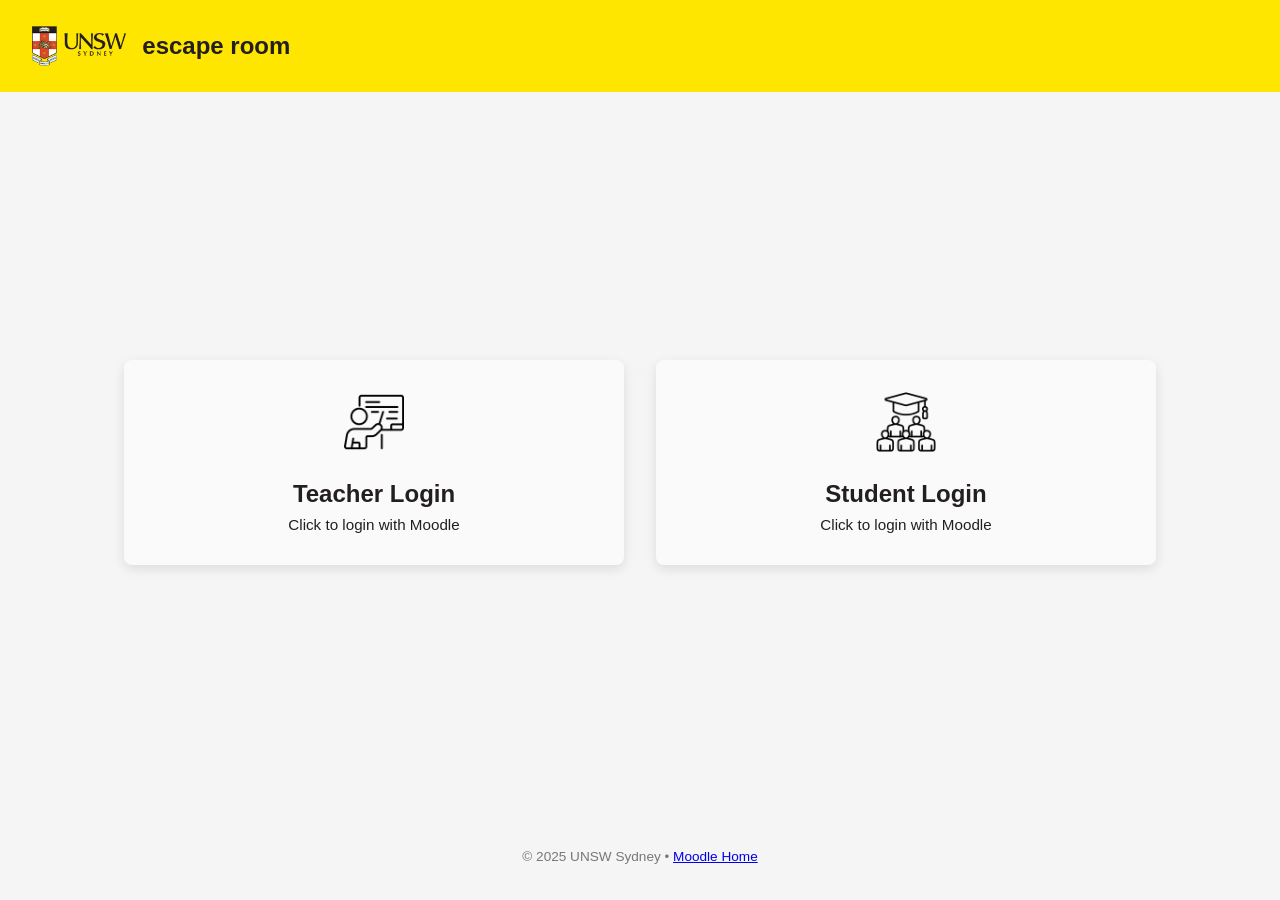
<file: index.html>
<!DOCTYPE html>
<html lang="en">
<head>
  <meta charset="UTF-8" />
  <meta name="viewport" content="width=device-width, initial-scale=1.0" />
  <title>UNSW Moodle Portal</title>
  <style>
    :root {
      --unsw-yellow: #ffe600;
      --unsw-charcoal: #231f20;
      --text-light: #ffffff;
      --card-bg: #fafafa;
    }

    html, body {
      margin: 0;
      padding: 0;
    }

    * {
      box-sizing: border-box;
      font-family: "Arial", sans-serif;
    }

    body {
      min-height: 100vh;
      display: flex;
      flex-direction: column;
      background: #f5f5f5;
      color: var(--unsw-charcoal);
    }

    header {
      background: var(--unsw-yellow);
      padding: 1rem 2rem;
      display: flex;
      align-items: center;
      gap: 1rem;
    }

    header img {
      height: 40px;
    }

    header h1 {
      font-size: 1.5rem;
      font-weight: 600;
    }

    main {
      flex: 1;
      display: flex;
      justify-content: center;
      align-items: center;
      padding: 2rem;
    }

    .card-group {
      display: flex;
      gap: 2rem;
      flex-wrap: wrap;
      justify-content: center;
    }

    .login-card {
      background: var(--card-bg);
      border-radius: 8px;
      box-shadow: 0 4px 12px rgba(0, 0, 0, 0.1);
      width: 500px;
      padding: 2rem 1.5rem;
      text-align: center;
      cursor: pointer;
      transition: transform 0.2s, box-shadow 0.2s;
    }

    .login-card:hover {
      transform: translateY(-4px);
      box-shadow: 0 6px 16px rgba(0, 0, 0, 0.15);
    }

    .login-card img {
      height: 60px;
      margin-bottom: 0.3rem;
    }

    .login-card h2 {
      margin-bottom: 0.5rem;
      font-size: 1.5rem;
    }

    .login-text {
      font-size: 0.95rem;
      color: var(--unsw-charcoal);
      margin-top: 0.5rem;
    }

    footer {
      text-align: center;
      padding: 1rem;
      font-size: 0.85rem;
      color: #777;
      margin-bottom: 20px;
    }

    /* Modal */
    .modal {
      display: none;
      position: fixed;
      z-index: 999;
      left: 0;
      top: 0;
      width: 100%;
      height: 100%;
      background-color: rgba(0, 0, 0, 0.4);
    }

    .modal-content {
      background-color: #fff;
      margin: 10% auto;
      padding: 20px;
      border-radius: 8px;
      width: 350px;
      text-align: center;
      box-shadow: 0 4px 8px rgba(0, 0, 0, 0.2);
    }

    .modal-content input {
      width: 100%;
      padding: 0.6rem;
      margin: 0.6rem 0;
      border: 1px solid #ccc;
      border-radius: 5px;
    }

    .modal-content button {
      width: 100%;
      padding: 0.7rem;
      background-color: var(--unsw-charcoal);
      color: white;
      border: none;
      border-radius: 5px;
      font-weight: bold;
      cursor: pointer;
    }

    .modal-content button:hover {
      background-color: #000;
    }

    .close-btn {
      float: right;
      font-size: 1.2rem;
      color: #888;
      cursor: pointer;
    }

    .close-btn:hover {
      color: #000;
    }
  </style>
</head>
<body>

  <header>
    <img src="assets/logo.png" alt="UNSW Logo">
    <h1>escape room</h1>
  </header>

  <main>
    <div class="card-group">
      <!-- Teacher Card -->
      <div class="login-card" onclick="openLoginModal('Teacher')">
        <img src="assets/teacher.png" alt="Teacher Logo">
        <h2>Teacher Login</h2>
        <div class="login-text">Click to login with Moodle</div>
      </div>

      <!-- Student Card -->
      <div class="login-card" onclick="openLoginModal('Student')">
        <img src="assets/graduation.png" alt="Student Logo">
        <h2>Student Login</h2>
        <div class="login-text">Click to login with Moodle</div>
      </div>
    </div>
  </main>

  <footer>
    &copy; 2025 UNSW Sydney • <a href="https://moodle.telt.unsw.edu.au">Moodle Home</a>
  </footer>

  <!-- Modal -->
  <div id="loginModal" class="modal">
    <div class="modal-content">
      <span class="close-btn" onclick="closeLoginModal()">&times;</span>
      <h2 id="modalTitle">Login</h2>
      <input type="text" id="username" placeholder="Username" />
      <input type="password" id="password" placeholder="Password" />
      <button onclick="submitLogin()">Login</button>
    </div>
  </div>

  <script>
    function openLoginModal(role) {
      document.getElementById("modalTitle").textContent = role + " Login";
      document.getElementById("loginModal").style.display = "block";
    }

    function closeLoginModal() {
      document.getElementById("loginModal").style.display = "none";
    }

    function submitLogin() {
      const user = document.getElementById("username").value;
      const pass = document.getElementById("password").value;
      alert("Logging in as: " + user);
      closeLoginModal();
    }

    window.onclick = function(event) {
      const modal = document.getElementById("loginModal");
      if (event.target === modal) {
        closeLoginModal();
      }
    };
  </script>

</body>
</html>
</file>
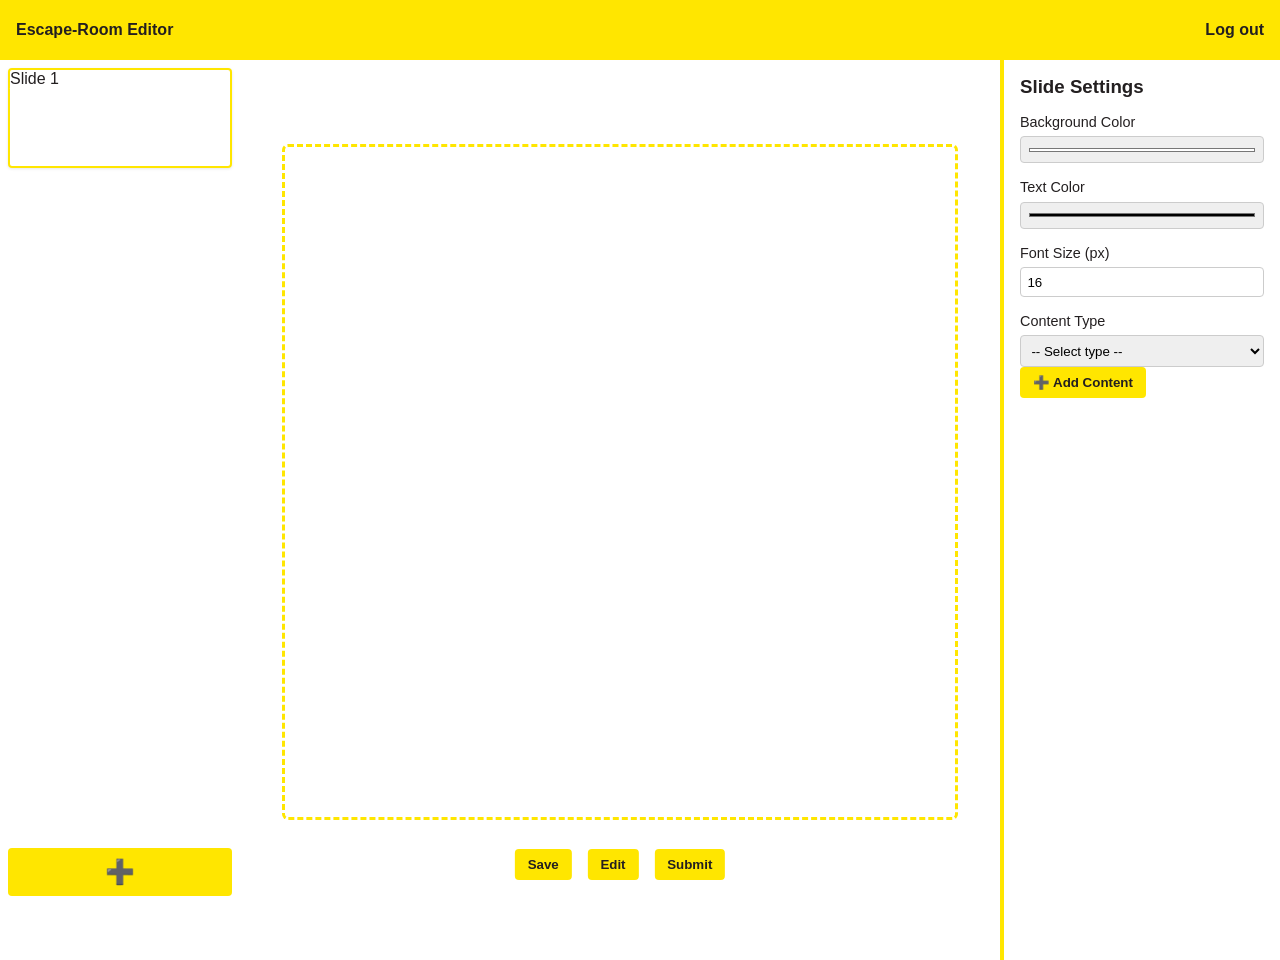
<file: ER/index.html>
<!DOCTYPE html>
<html lang="en">

<head>
  <meta charset="UTF-8" />
  <title>Escape Room Editor</title>
  <link rel="stylesheet" href="style.css">
  <style>
    .content-block {
      background: #fff;
      padding: 10px;
      border: 1px solid #ccc;
      border-left: 5px solid #ffe600;
      border-radius: 5px;
      margin-bottom: 10px;
      position: relative;
    }

    .content-block .remove-btn {
      position: absolute;
      right: 8px;
      top: 8px;
      background: #ff4d4d;
      color: white;
      border: none;
      border-radius: 4px;
      padding: 4px 8px;
      cursor: pointer;
    }
  </style>
</head>

<body>

  <div class="topbar">
    <span>Escape-Room Editor</span>
    <a href="#">Log out</a>
  </div>

  <div class="layout">
    <!-- Sidebar -->
    <div class="sidebar" id="thumbs-container">
      <div id="thumbs"></div>
      <button class="add-slide-btn" onclick="addSlide()">➕</button>
    </div>

    <!-- Whiteboard -->
    <div class="whiteboard-wrapper">
      <div id="wb" class="whiteboard">
        <!-- Content blocks will be inserted here -->
      </div>
      <div class="controls">
        <button onclick="saveProgress()">Save</button>
        <button onclick="toggleEdit()">Edit</button>
        <button onclick="submitAnswer()">Submit</button>
      </div>
      <div id="feedbackPopup" class="feedback-popup hidden">
        <p id="feedbackText">Feedback</p>
        <button onclick="closeFeedback()">OK</button>
      </div>
    </div>

    <!-- Toolbar -->
    <div class="toolbar">
      <h3>Slide Settings</h3>
      <label>Background Color <input type="color" id="bgPicker" value="#ffffff" /></label>
      <label>Text Color <input type="color" id="fgPicker" value="#000000" /></label>
      <label>Font Size (px) <input type="number" id="fsPicker" value="16" min="10" max="72" /></label>
      <label>Content Type
        <select id="contentType">
          <option value="">-- Select type --</option>
          <option value="text">Text</option>
          <option value="mcq">MCQ</option>
          <option value="video">Video</option>
          <option value="image">Image</option>
        </select>
      </label>
      <button onclick="addContent()">➕ Add Content</button>
    </div>
  </div>

  <script>
    let isEditable = true;
    const thumbs = document.getElementById('thumbs');
    const wb = document.getElementById('wb');
    const feedbackText = document.getElementById('feedbackText');
    const feedbackPopup = document.getElementById('feedbackPopup');

    let slidesData = [{
      blocks: [],
      bg: '#ffffff',
      fg: '#000000',
      fs: '16'
    }];
    let idx = 0;
    let lastCorrect = false;

    //render content in thumbnails
    function renderThumbnails() {
      thumbs.innerHTML = '';

      slidesData.forEach((slide, i) => {
        const div = document.createElement('div');
        div.className = 'thumb' + (i === idx ? ' active' : '');

        // label
        const label = document.createElement('div');
        label.textContent = 'Slide ' + (i + 1);

        // preview content block
        const preview = document.createElement('div');
        preview.className = 'thumb-preview';
        preview.style.background = slide.bg;
        preview.style.color = slide.fg;
        preview.style.fontSize = slide.fs + 'px';

        // render a very lightweight preview of blocks
        slide.blocks.forEach(block => {
          const blockDiv = document.createElement('div');
          blockDiv.className = 'content-block';
          blockDiv.style.fontSize = '10px';
          blockDiv.style.marginBottom = '4px';

          if (block.type === 'text') {
            blockDiv.textContent = block.content?.slice(0, 20) || 'Text…';
          } else if (block.type === 'mcq') {
            blockDiv.innerHTML = `<strong>${block.question?.slice(0, 20) || 'MCQ…'}</strong>`;
          } else if (block.type === 'video') {
            blockDiv.textContent = '[Video]';
          } else if (block.type === 'image') {
            blockDiv.textContent = '[Image]';
          }

          preview.appendChild(blockDiv);
        });

        div.appendChild(label);
        div.appendChild(preview);

        div.onclick = () => {
          saveCurrentContent();
          idx = i;
          refresh();
        };

        thumbs.appendChild(div);
      });
    }


    function saveCurrentContent() {
      const slide = slidesData[idx];
      slide.bg = document.getElementById('bgPicker').value;
      slide.fg = document.getElementById('fgPicker').value;
      slide.fs = document.getElementById('fsPicker').value;
    }

    function refresh() {
      renderThumbnails();
      const slide = slidesData[idx];
      wb.innerHTML = '';
      wb.style.background = slide.bg;
      wb.style.color = slide.fg;
      wb.style.fontSize = slide.fs + 'px';

      slide.blocks.forEach((block, blockIdx) => {
        const div = document.createElement('div');
        div.className = 'content-block';

        const removeBtn = document.createElement('button');
        removeBtn.className = 'remove-btn';
        removeBtn.textContent = '✖';
        removeBtn.onclick = () => {
          slide.blocks.splice(blockIdx, 1);
          refresh();
        };

        if (!isEditable) {
          removeBtn.style.display = 'none';
        }

        if (block.type === 'text') {
          div.innerHTML = `<p contenteditable="${isEditable}" oninput="slidesData[${idx}].blocks[${blockIdx}].content=this.innerText">${block.content || 'Edit text…'}</p>`;
        } else if (block.type === 'mcq') {
          div.innerHTML = `
    <p contenteditable="${isEditable}" oninput="slidesData[${idx}].blocks[${blockIdx}].question=this.innerText">${block.question || 'Edit question…'}</p>
    <ul>
      ${(block.options || []).map((opt, i) =>
            `<li contenteditable="${isEditable}" oninput="slidesData[${idx}].blocks[${blockIdx}].options[${i}]=this.innerText">${opt}</li>`).join('')}
    </ul>`;
        } else if (block.type === 'video') {
          div.innerHTML = `<textarea placeholder="Paste video link…" oninput="slidesData[${idx}].blocks[${blockIdx}].url=this.value">${block.url || ''}</textarea>`;
        } else if (block.type === 'image') {
          div.innerHTML = `<input type="file" accept="image/*" onchange="insertImage(event, ${blockIdx})">`;
          if (block.url) {
            const img = document.createElement('img');
            img.src = block.url;
            img.style.maxWidth = '100%';
            img.style.marginTop = '8px';
            div.appendChild(img);
          }
        }

        div.appendChild(removeBtn);
        wb.appendChild(div);
      });

      document.getElementById('bgPicker').value = slide.bg;
      document.getElementById('fgPicker').value = slide.fg;
      document.getElementById('fsPicker').value = slide.fs;
    }

    function toggleEdit() {
      isEditable = true;
      refresh();
    }

    function addContent() {
      const type = document.getElementById('contentType').value;
      if (!type) return;
      const slide = slidesData[idx];
      const block = { type };

      if (type === 'text') {
        block.content = '';
      } else if (type === 'mcq') {
        block.question = '';
        block.options = ['', '', ''];
      } else if (type === 'video') {
        block.url = '';
      } else if (type === 'image') {
        block.url = '';
      }

      slide.blocks.push(block);
      refresh();
    }

    function addSlide() {
      saveCurrentContent();
      slidesData.push({
        blocks: [],
        bg: '#ffffff',
        fg: '#000000',
        fs: '16'
      });
      idx = slidesData.length - 1;
      refresh();
    }

    function prevSlide() {
      if (idx > 0) {
        saveCurrentContent();
        idx--;
        refresh();
      }
    }

    function saveProgress() {
      saveCurrentContent();
      isEditable = false;
      refresh();
      alert('Saved and locked!');
    }

    function submitAnswer() {
      lastCorrect = Math.random() < 0.5;
      feedbackText.textContent = lastCorrect ? '✔ Correct!' : '✘ Try Again.';
      feedbackPopup.classList.remove('hidden');
    }

    function closeFeedback() {
      feedbackPopup.classList.add('hidden');
      if (lastCorrect && idx < slidesData.length - 1) {
        saveCurrentContent();
        idx++;
        refresh();
      }
    }

    function insertImage(event, blockIdx) {
      const file = event.target.files[0];
      if (!file) return;
      const reader = new FileReader();
      reader.onload = function (e) {
        slidesData[idx].blocks[blockIdx].url = e.target.result;
        refresh();
      };
      reader.readAsDataURL(file);
    }

    // Init
    refresh();

    //page turning by mouse scrolling
    document.addEventListener('wheel', function (e) {
      if (feedbackPopup && !feedbackPopup.classList.contains('hidden')) return;

      if (e.deltaY > 0) {
        if (idx < slidesData.length - 1) {
          saveCurrentContent();
          idx++;
          refresh();
        }
      } else {
        if (idx > 0) {
          saveCurrentContent();
          idx--;
          refresh();
        }
      }
    }, { passive: true });
  </script>

</body>

</html>
</file>
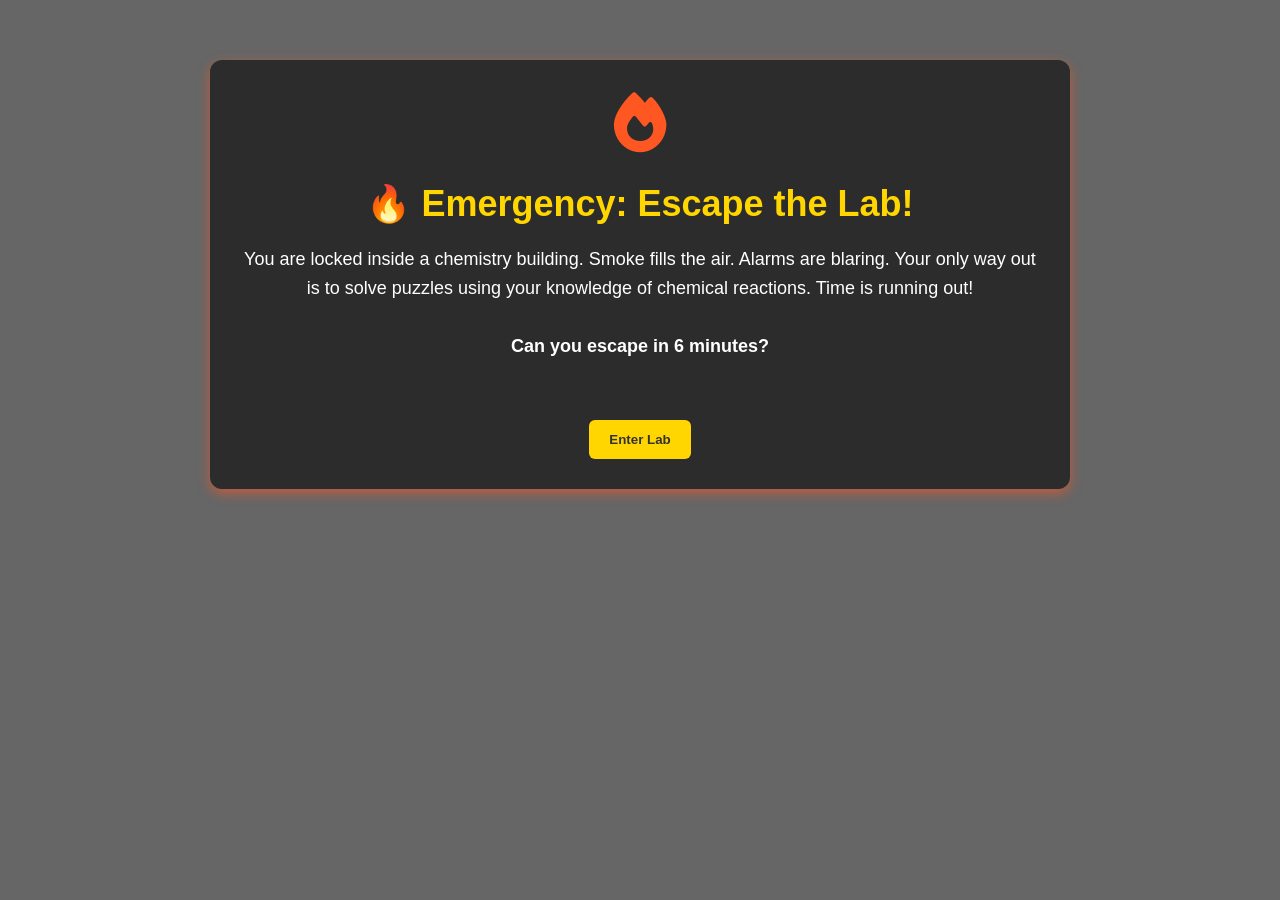
<file: game01.html>
<!DOCTYPE html>
<html lang="en">
<head>
  <meta charset="UTF-8" />
  <title>Escape Room - Fire Scenario</title>
  <link rel="stylesheet" href="https://cdnjs.cloudflare.com/ajax/libs/font-awesome/6.4.0/css/all.min.css">
  <style>
    body {
      margin: 0;
      font-family: 'Segoe UI', sans-serif;
      background: url('https://i.ibb.co/3dJ1M2W/firelab.jpg') no-repeat center center fixed;
      background-size: cover;
      color: #fff;
    }

    .overlay {
      background: rgba(0, 0, 0, 0.6);
      position: absolute;
      top: 0; left: 0;
      width: 100%; height: 100%;
      z-index: -1;
    }

    .container {
      max-width: 800px;
      margin: 60px auto;
      padding: 30px;
      background: rgba(30, 30, 30, 0.8);
      border-radius: 12px;
      box-shadow: 0 4px 12px rgba(255, 87, 34, 0.6);
      text-align: center;
      position: relative;
      z-index: 1;
    }

    .locked-icon {
      font-size: 60px;
      color: #FF5722;
      margin-bottom: 20px;
      animation: pulse 2s infinite;
    }

    @keyframes pulse {
      0%, 100% { transform: scale(1); opacity: 1; }
      50% { transform: scale(1.2); opacity: 0.6; }
    }

    h1 {
      font-size: 36px;
      margin-bottom: 20px;
      color: #FFD600;
    }

    .story {
      font-size: 18px;
      line-height: 1.6;
      margin-bottom: 30px;
    }

    .step-title {
      text-align: left;
      font-size: 20px;
      font-weight: bold;
      margin-top: 30px;
      margin-bottom: 10px;
      color: #FFEB3B;
    }

    .question {
      text-align: left;
      margin: 20px 0;
    }

    .question p {
      font-size: 18px;
      font-weight: bold;
    }

    .options label {
      display: block;
      margin: 10px 0;
      padding: 12px;
      border-radius: 8px;
      background-color: rgba(255,255,255,0.1);
      cursor: pointer;
      border: 2px solid transparent;
      transition: 0.3s;
    }

    .options label:hover {
      background-color: rgba(255,255,255,0.2);
      border-color: #FFD600;
    }

    .result {
      font-weight: bold;
      color: #8BC34A;
      margin-top: 20px;
    }

    .achievement {
      background-color: rgba(255, 235, 59, 0.2);
      border-left: 6px solid #FFD600;
      margin-top: 20px;
      padding: 15px;
      text-align: left;
      font-size: 16px;
    }

    .next-btn {
      margin-top: 30px;
      padding: 12px 20px;
      background-color: #FFD600;
      border: none;
      border-radius: 6px;
      font-weight: bold;
      cursor: pointer;
      color: #333;
    }

    .next-btn:hover {
      background-color: #FFEB3B;
    }
  </style>
</head>
<body>

<div class="overlay"></div>

<div class="container" id="page1">
  <div class="locked-icon"><i class="fas fa-fire"></i></div>
  <h1>🔥 Emergency: Escape the Lab!</h1>
  <div class="story">
    You are locked inside a chemistry building. Smoke fills the air.  
    Alarms are blaring. Your only way out is to solve puzzles  
    using your knowledge of chemical reactions. Time is running out!  
    <br><br><strong>Can you escape in 6 minutes?</strong>
  </div>
  <button class="next-btn" onclick="showPage(2)">Enter Lab</button>
</div>

<!-- Step 1 -->
<div class="container" id="page2" style="display:none;">
  <div class="step-title">Step 1: Search the Lab Table</div>
  <div class="question">
    <p>Zn + H₂SO₄ → ?</p>
    <p><strong>Q1: What gas is released?</strong></p>
    <div class="options">
      <label onclick="showResult('wrong1')">A. Oxygen</label>
      <label onclick="showResult('correct1')">B. Hydrogen</label>
    </div>
    <div class="result" id="correct1" style="display:none;">
      ✅ Correct! You found the key and opened the lab door.
      <div class="achievement">
        🏆 Achievement: <strong>Lab Breaker</strong><br>
        First puzzle solved. You’re on your way to freedom!
      </div>
      <button class="next-btn" onclick="showPage(3)">Continue</button>
    </div>
    <div class="result" id="wrong1" style="display:none; color: red;">
      ❌ Incorrect! You triggered a small smoke blast! Try again...
    </div>
  </div>
</div>

<!-- Step 2 -->
<div class="container" id="page3" style="display:none;">
  <div class="step-title">Step 2: Corridor Smells Like Chemicals</div>
  <div class="question">
    <p>You find a mask in a locker — but it’s locked.</p>
    <p><strong>Q2: Why is heat released when NaOH neutralizes HCl?</strong></p>
    <div class="options">
      <label onclick="showResult('wrong2')">A. Breaking bonds absorbs energy</label>
      <label onclick="showResult('correct2')">B. Forming new bonds releases energy</label>
    </div>
    <div class="result" id="correct2" style="display:none;">
      ✅ Correct! You retrieved the mask and can now proceed safely.
    </div>
    <div class="result" id="wrong2" style="display:none; color: red;">
      ❌ Incorrect! That's not how exothermic reactions work. Try again.
    </div>
  </div>
</div>

<script>
  function showPage(pageNum) {
    document.querySelectorAll(".container").forEach(el => el.style.display = 'none');
    document.getElementById("page" + pageNum).style.display = 'block';
  }

  function showResult(id) {
    if (id.startsWith('correct')) {
      document.getElementById(id).style.display = 'block';
    } else {
      document.getElementById(id).style.display = 'block';
      setTimeout(() => {
        document.getElementById(id).style.display = 'none';
      }, 2000);
    }
  }
</script>

</body>
</html>
</file>
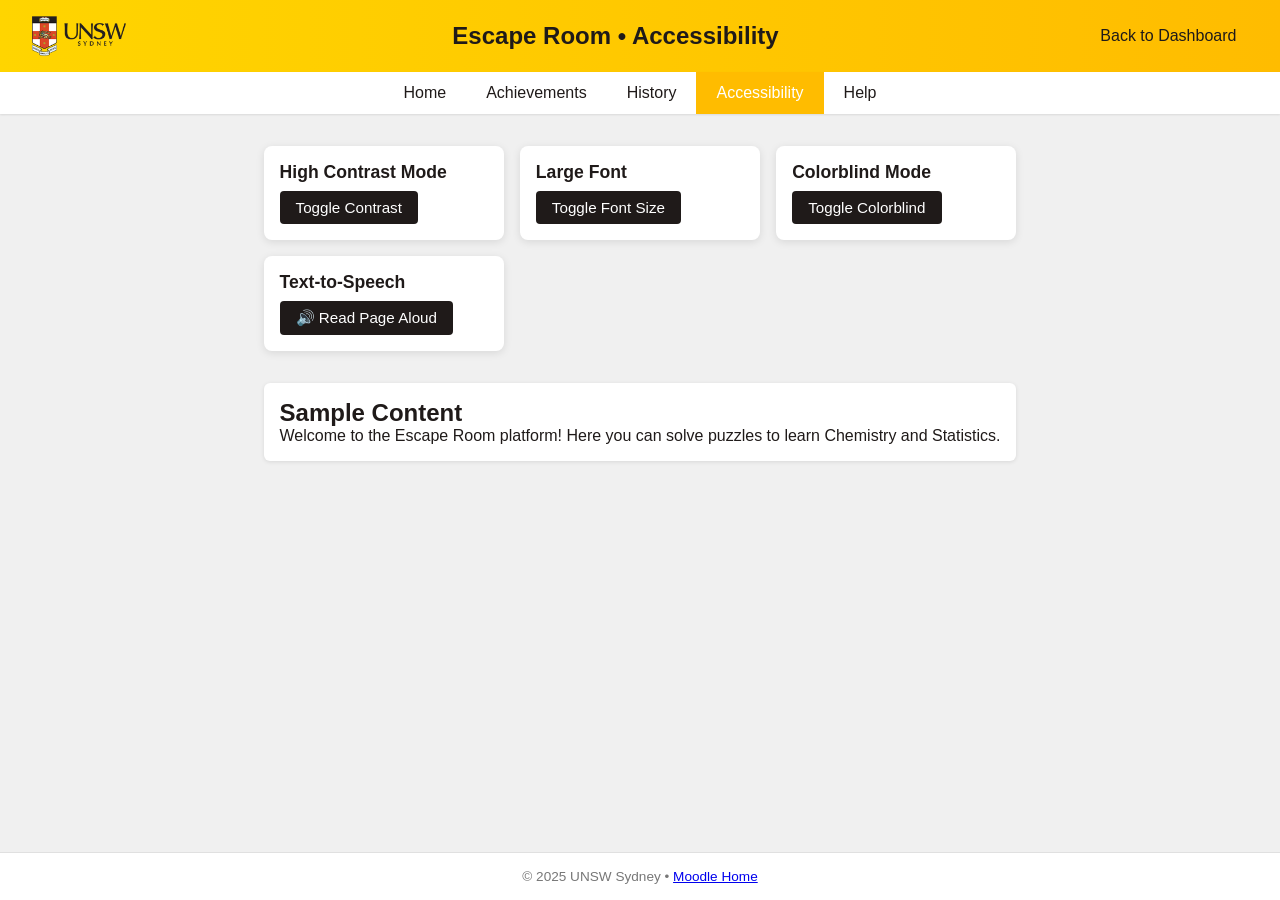
<file: student-accessibility.html>
<!DOCTYPE html>
<html lang="en">
<head>
  <meta charset="UTF-8"/>
  <meta name="viewport" content="width=device-width, initial-scale=1.0"/>
  <title>Escape Room • Accessibility</title>
  <style>
    :root {
      --unsw-yellow: #ffd500;
      --unsw-yellow-dark: #ffbc00;
      --unsw-charcoal: #1f1a19;
      --card-bg: #ffffff;
      --gray-light: #f0f0f0;
      --gray-mid: #e0e0e0;
      --focus: #065fd4;
    }
    * { box-sizing:border-box; margin:0; padding:0; font-family:Arial,sans-serif; }
    body {
      display:flex; flex-direction:column; min-height:100vh;
      background:var(--gray-light); color:var(--unsw-charcoal);
    }

    /* —— Header —— */
    header {
      background: linear-gradient(90deg, var(--unsw-yellow), var(--unsw-yellow-dark));
      padding:1rem 2rem; display:flex; align-items:center;
      box-shadow:0 2px 4px rgba(0,0,0,0.1);
    }
    header img {
      height:40px; margin-right:1rem;
    }
    header h1 {
      flex:1; font-size:1.5rem; font-weight:600; text-align:center;
      color:var(--unsw-charcoal);
    }
    header a {
      color:var(--unsw-charcoal); text-decoration:none; font-weight:500;
      padding:0.3rem 0.6rem; border:2px solid transparent;
      transition:border 0.2s;
    }
    header a:hover, header a:focus {
      border-color:var(--unsw-charcoal);
      outline:none;
    }

    /* —— Navigation —— */
    nav {
      background:var(--card-bg);
      box-shadow:0 1px 2px rgba(0,0,0,0.1);
    }
    nav ul {
      display:flex; justify-content:center; list-style:none;
    }
    nav a {
      display:block; padding:0.75rem 1.25rem;
      color:var(--unsw-charcoal); text-decoration:none; font-weight:500;
      transition:background 0.2s;
    }
    nav a.active {
      background:var(--unsw-yellow-dark); color:#fff;
    }
    nav a:hover, nav a:focus {
      background:var(--unsw-yellow); color:var(--unsw-charcoal);
    }

    /* —— Main Content —— */
    main {
      flex:1; padding:2rem; max-width:900px; margin:0 auto;
    }
    .controls {
      display:grid;
      grid-template-columns:repeat(auto-fit,minmax(200px,1fr));
      gap:1rem; margin-bottom:2rem;
    }
    .control-card {
      background:var(--card-bg);
      border-radius:8px;
      box-shadow:0 2px 8px rgba(0,0,0,0.1);
      padding:1rem;
    }
    .control-card h2 {
      font-size:1.1rem; margin-bottom:0.5rem;
    }
    .control-card button {
      padding:0.5rem 1rem;
      background:var(--unsw-charcoal); color:#fff;
      border:none; border-radius:4px;
      cursor:pointer; font-size:0.95rem;
      transition:background 0.2s;
    }
    .control-card button:hover, .control-card button:focus {
      background:#000; outline:none;
    }

    .sample {
      background:var(--card-bg);
      padding:1rem; border-radius:6px;
      box-shadow:0 1px 4px rgba(0,0,0,0.1);
    }

    /* —— Footer —— */
    footer {
      background:var(--card-bg);
      border-top:1px solid var(--gray-mid);
      text-align:center; padding:1rem;
      font-size:0.85rem; color:#777;
    }

    /* Focus 指示 */
    button:focus, a:focus {
      outline:3px solid var(--focus); outline-offset:2px;
    }
  </style>
</head>
<body>
  <header>
    <img src="assets/logo.png" alt="UNSW Logo">
    <h1>Escape Room • Accessibility</h1>
    <a href="student-dashboard.html">Back to Dashboard</a>
  </header>

  <nav aria-label="Student Navigation">
    <ul>
      <li><a href="student-dashboard.html">Home</a></li>
      <li><a href="student-achievements.html">Achievements</a></li>
      <li><a href="student-history.html">History</a></li>
      <li><a href="student-accessibility.html" class="active" aria-current="page">Accessibility</a></li>
      <li><a href="student-help.html">Help</a></li>
    </ul>
  </nav>

  <main>
    <div class="controls">
      <div class="control-card" role="region" aria-labelledby="contrast-label">
        <h2 id="contrast-label">High Contrast Mode</h2>
        <button id="btn-contrast" aria-pressed="false">Toggle Contrast</button>
      </div>
      <div class="control-card" role="region" aria-labelledby="font-label">
        <h2 id="font-label">Large Font</h2>
        <button id="btn-font" aria-pressed="false">Toggle Font Size</button>
      </div>
      <div class="control-card" role="region" aria-labelledby="colorblind-label">
        <h2 id="colorblind-label">Colorblind Mode</h2>
        <button id="btn-colorblind" aria-pressed="false">Toggle Colorblind</button>
      </div>
      <div class="control-card" role="region" aria-labelledby="tts-label">
        <h2 id="tts-label">Text-to-Speech</h2>
        <button id="btn-tts">🔊 Read Page Aloud</button>
      </div>
    </div>

    <section class="sample" aria-live="polite">
      <h2>Sample Content</h2>
      <p id="content">
        Welcome to the Escape Room platform! Here you can solve puzzles to learn Chemistry and Statistics.
      </p>
    </section>
  </main>

  <footer>
    &copy; 2025 UNSW Sydney • <a href="https://moodle.telt.unsw.edu.au">Moodle Home</a>
  </footer>

  <script>
    const body = document.body;
    const btnContrast = document.getElementById('btn-contrast');
    const btnFont     = document.getElementById('btn-font');
    const btnColor    = document.getElementById('btn-colorblind');
    const btnTTS      = document.getElementById('btn-tts');
    const synth       = window.speechSynthesis;

    function toggleClass(btn, cls) {
      const active = body.classList.toggle(cls);
      btn.setAttribute('aria-pressed', active);
    }

    btnContrast.addEventListener('click', () => toggleClass(btnContrast, 'high-contrast'));
    btnFont.addEventListener   ('click', () => toggleClass(btnFont,     'font-large'));
    btnColor.addEventListener  ('click', () => toggleClass(btnColor,    'colorblind'));
    btnTTS.addEventListener    ('click', () => {
      if(!synth) return alert('Speech Synthesis not supported');
      const text = document.getElementById('content').innerText;
      const utt  = new SpeechSynthesisUtterance(text);
      synth.cancel();
      synth.speak(utt);
    });
  </script>
</body>
</html>
</file>
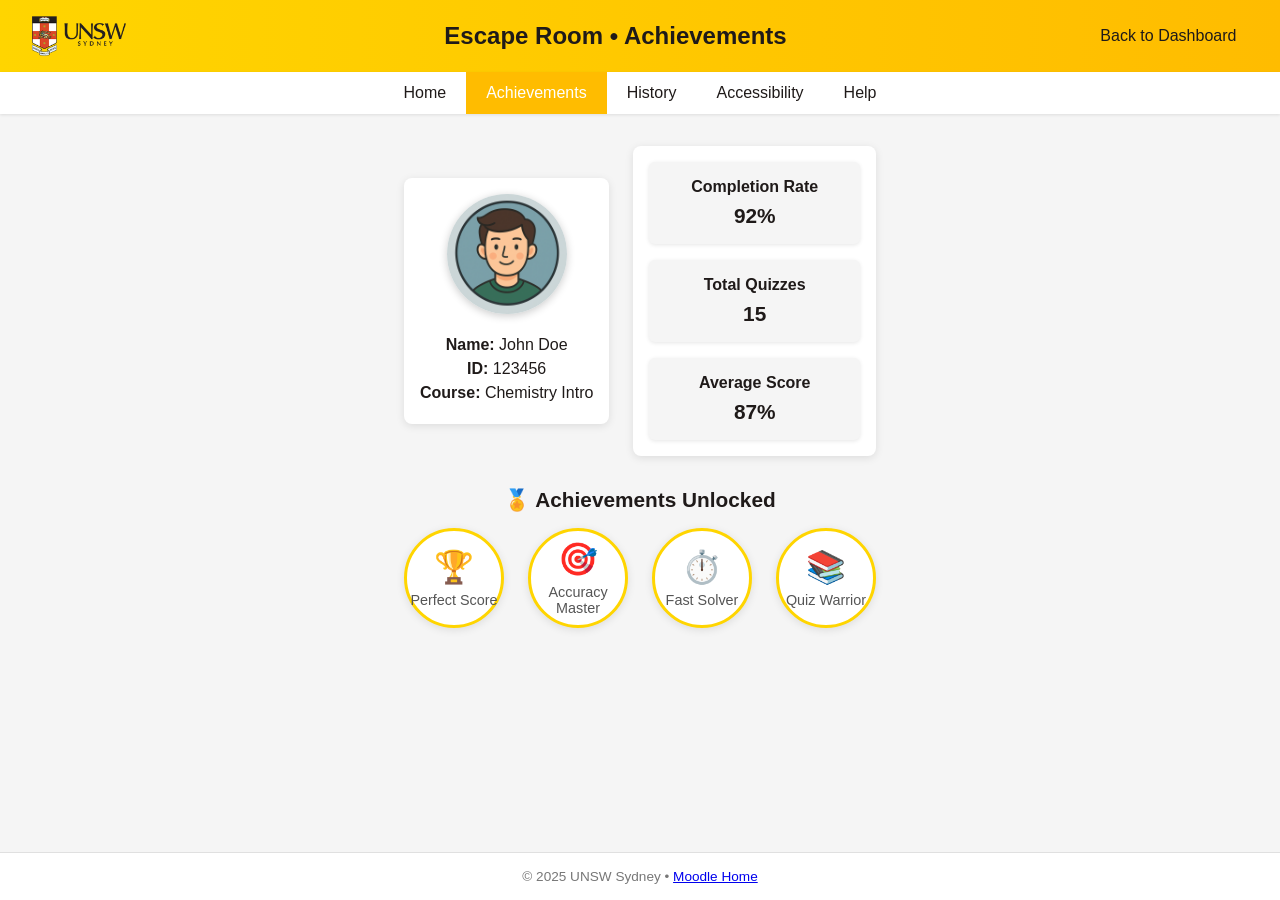
<file: student-Achievements.html>
<!DOCTYPE html>
<html lang="en">
<head>
  <meta charset="UTF-8"/>
  <meta name="viewport" content="width=device-width, initial-scale=1.0"/>
  <title>Escape Room • Achievements</title>
  <style>
    :root {
      --yellow: #ffd500;
      --yellow-dark: #ffbc00;
      --charcoal: #1f1a19;
      --bg-light: #f5f5f5;
      --card-bg: #ffffff;
      --gray-mid: #e0e0e0;
      --focus: #065fd4;
    }
    * { box-sizing:border-box; margin:0; padding:0; font-family:Arial,sans-serif; }
    body {
      background:var(--bg-light); color:var(--charcoal);
      display:flex; flex-direction:column; min-height:100vh;
    }
    /* Header */
    header {
      background: linear-gradient(90deg, var(--yellow), var(--yellow-dark));
      padding:1rem 2rem; display:flex; align-items:center;
      box-shadow:0 2px 6px rgba(0,0,0,0.1);
    }
    header img { height:40px; margin-right:1rem; }
    header h1 {
      flex:1; font-size:1.5rem; font-weight:600; text-align:center;
    }
    header a {
      color:var(--charcoal); text-decoration:none; font-weight:500;
      padding:0.3rem 0.6rem; border:2px solid transparent;
      transition:border .2s;
    }
    header a:hover, header a:focus {
      border-color:var(--charcoal); outline:none;
    }
    /* Nav */
    nav {
      background:var(--card-bg); box-shadow:0 1px 3px rgba(0,0,0,0.1);
    }
    nav ul {
      display:flex; justify-content:center; list-style:none;
    }
    nav a {
      display:block; padding:0.75rem 1.25rem;
      color:var(--charcoal); text-decoration:none; font-weight:500;
      transition:background .2s;
    }
    nav a.active {
      background:var(--yellow-dark); color:#fff;
    }
    nav a:hover, nav a:focus {
      background:var(--yellow); color:var(--charcoal);
    }
    /* Container */
    .container {
      max-width:1000px; margin:2rem auto; padding:0 1rem; flex:1;
    }
    /* Profile & Stats */
    .profile-stats {
      display:grid;
      grid-template-columns: auto 1fr;
      gap:1.5rem;
      align-items:center;
      margin-bottom:2rem;
    }
    .profile-card, .stats-card {
      background:var(--card-bg);
      border-radius:8px; box-shadow:0 2px 8px rgba(0,0,0,0.1);
      padding:1rem;
    }
    .profile-card {
      text-align:center;
      display:flex; flex-direction:column; align-items:center;
    }
    .profile-card img {
      width:120px; height:120px; border-radius:50%;
      object-fit:cover; margin-bottom:1rem;
      box-shadow:0 2px 8px rgba(0,0,0,0.2);
    }
    .profile-info div { margin:6px 0; font-size:1rem; }
    .stats-card {
      display:grid;
      grid-template-columns: repeat(auto-fit, minmax(140px,1fr));
      gap:1rem;
    }
    .stat-box {
      background:var(--bg-light);
      border-radius:6px; padding:1rem;
      text-align:center; font-weight:600;
      box-shadow:0 1px 4px rgba(0,0,0,0.1);
    }
    .stat-box span {
      display:block; font-size:1.3rem; margin-top:0.5rem;
    }
    /* Achievements */
    .achievements {
      text-align:center; margin-top:2rem;
    }
    .achievements h2 {
      font-size:1.3rem; margin-bottom:1rem; display:inline-flex;
      align-items:center; gap:0.5rem;
      font-weight:600;
    }
    .badge-container {
      display:flex; flex-wrap:wrap; justify-content:center;
      gap:1.5rem;
    }
    .badge {
      width:100px; height:100px; border-radius:50%;
      background:var(--card-bg);
      display:flex; flex-direction:column;
      align-items:center; justify-content:center;
      box-shadow:0 2px 8px rgba(0,0,0,0.1);
      border:3px solid var(--yellow);
      transition: transform .2s;
    }
    .badge:hover, .badge:focus {
      transform: scale(1.1); outline:none;
    }
    .badge-icon { font-size:2rem; }
    .badge-title {
      margin-top:0.4rem; font-size:0.9rem; color:#555;
    }
    /* Footer */
    footer {
      background:var(--card-bg); border-top:1px solid var(--gray-mid);
      text-align:center; padding:1rem; font-size:0.85rem; color:#777;
    }
    /* Focus */
    button:focus, a:focus {
      outline:3px solid var(--focus); outline-offset:2px;
    }
    @media (max-width:600px) {
      .profile-stats { grid-template-columns: 1fr; }
      .stats-card { grid-template-columns: 1fr 1fr; }
    }
  </style>
</head>
<body>

  <header>
    <img src="assets/logo.png" alt="UNSW Logo">
    <h1>Escape Room • Achievements</h1>
    <a href="student-dashboard.html">Back to Dashboard</a>
  </header>

  <nav aria-label="Student Navigation">
    <ul>
      <li><a href="student-dashboard.html">Home</a></li>
      <li><a href="student-achievements.html" class="active" aria-current="page">Achievements</a></li>
      <li><a href="student-history.html">History</a></li>
      <li><a href="student-accessibility.html">Accessibility</a></li>
      <li><a href="student-help.html">Help</a></li>
    </ul>
  </nav>

  <div class="container">

    <!-- Profile & Stats -->
    <div class="profile-stats">
      <div class="profile-card">
        <img src="assets/avatar.jpg" alt="Student Avatar">
        <div class="profile-info">
          <div><strong>Name:</strong> John Doe</div>
          <div><strong>ID:</strong> 123456</div>
          <div><strong>Course:</strong> Chemistry Intro</div>
        </div>
      </div>
      <div class="stats-card">
        <div class="stat-box">
          Completion Rate
          <span>92%</span>
        </div>
        <div class="stat-box">
          Total Quizzes
          <span>15</span>
        </div>
        <div class="stat-box">
          Average Score
          <span>87%</span>
        </div>
      </div>
    </div>

    <!-- Achievements -->
    <div class="achievements">
      <h2>🏅 Achievements Unlocked</h2>
      <div class="badge-container">
        <div class="badge" tabindex="0">
          <div class="badge-icon">🏆</div>
          <div class="badge-title">Perfect Score</div>
        </div>
        <div class="badge" tabindex="0">
          <div class="badge-icon">🎯</div>
          <div class="badge-title">Accuracy Master</div>
        </div>
        <div class="badge" tabindex="0">
          <div class="badge-icon">⏱️</div>
          <div class="badge-title">Fast Solver</div>
        </div>
        <div class="badge" tabindex="0">
          <div class="badge-icon">📚</div>
          <div class="badge-title">Quiz Warrior</div>
        </div>
      </div>
    </div>

  </div>

  <footer>
    &copy; 2025 UNSW Sydney • <a href="https://moodle.telt.unsw.edu.au">Moodle Home</a>
  </footer>

</body>
</html>
</file>
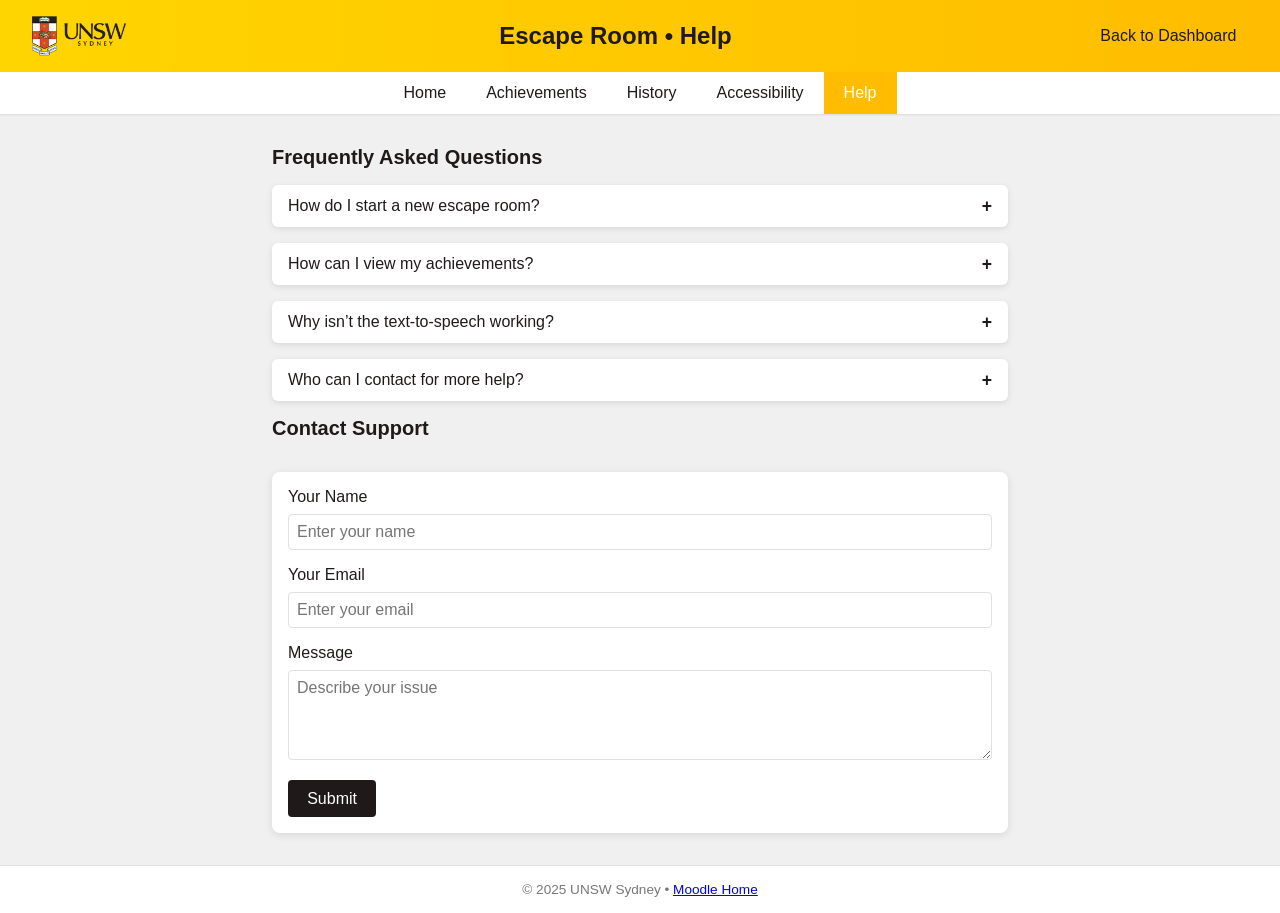
<file: student-help.html>
<!DOCTYPE html>
<html lang="en">
<head>
  <meta charset="UTF-8"/>
  <meta name="viewport" content="width=device-width, initial-scale=1.0"/>
  <title>Escape Room • Help</title>
  <style>
    :root {
      --unsw-yellow: #ffd500;
      --unsw-yellow-dark: #ffbc00;
      --unsw-charcoal: #1f1a19;
      --card-bg: #ffffff;
      --gray-light: #f0f0f0;
      --gray-mid: #e0e0e0;
      --focus: #065fd4;
    }
    * { box-sizing:border-box; margin:0; padding:0; font-family:Arial,sans-serif; }
    body {
      display:flex; flex-direction:column; min-height:100vh;
      background:var(--gray-light); color:var(--unsw-charcoal);
    }
    /* —— Header —— */
    header {
      background: linear-gradient(90deg, var(--unsw-yellow), var(--unsw-yellow-dark));
      padding:1rem 2rem; display:flex; align-items:center;
      box-shadow:0 2px 4px rgba(0,0,0,0.1);
    }
    header img {
      height:40px; margin-right:1rem;
    }
    header h1 {
      flex:1; text-align:center; font-size:1.5rem; font-weight:600;
      color:var(--unsw-charcoal);
    }
    header a {
      color:var(--unsw-charcoal); text-decoration:none; font-weight:500;
      padding:0.3rem 0.6rem; border:2px solid transparent;
      transition:border .2s;
    }
    header a:hover, header a:focus {
      border-color:var(--unsw-charcoal); outline:none;
    }

    /* —— Navigation —— */
    nav {
      background:var(--card-bg); box-shadow:0 1px 2px rgba(0,0,0,0.1);
    }
    nav ul {
      display:flex; justify-content:center; list-style:none;
    }
    nav a {
      display:block; padding:0.75rem 1.25rem;
      color:var(--unsw-charcoal); text-decoration:none; font-weight:500;
      transition: background .2s;
    }
    nav a.active {
      background:var(--unsw-yellow-dark); color:#fff;
    }
    nav a:hover, nav a:focus {
      background:var(--unsw-yellow); color:var(--unsw-charcoal);
    }

    /* —— Main Content —— */
    main {
      flex:1; padding:2rem; max-width:800px; margin:0 auto;
    }
    .section-title {
      font-size:1.25rem; margin-bottom:1rem; font-weight:600;
    }

    /* FAQ 折叠卡片 */
    .faq-item {
      margin-bottom:1rem;
    }
    .faq-question {
      background:var(--card-bg);
      padding:.75rem 1rem; border-radius:6px;
      cursor:pointer; position:relative;
      box-shadow:0 2px 6px rgba(0,0,0,0.1);
    }
    .faq-question::after {
      content:"+"; position:absolute; right:1rem; top:50%; transform:translateY(-50%);
      font-size:1.1rem; font-weight:bold;
    }
    .faq-question.open::after {
      content:"–";
    }
    .faq-answer {
      max-height:0; overflow:hidden;
      transition:max-height .3s ease-out;
      background:var(--card-bg);
      border-left:3px solid var(--unsw-yellow);
      padding:0 1rem;
      box-shadow: 0 2px 6px rgba(0,0,0,0.05);
    }
    .faq-answer p {
      margin:.75rem 0;
    }

    /* 支持表单卡片 */
    .support-form {
      background:var(--card-bg);
      padding:1rem; border-radius:8px;
      box-shadow:0 2px 8px rgba(0,0,0,0.1);
      margin-top:2rem;
    }
    .support-form label {
      display:block; margin-bottom:.5rem; font-weight:500;
    }
    .support-form input,
    .support-form textarea {
      width:100%; padding:.5rem; margin-bottom:1rem;
      border:1px solid var(--gray-mid); border-radius:4px;
      font-size:1rem;
    }
    .support-form button {
      padding:.6rem 1.2rem; font-size:1rem;
      background:var(--unsw-charcoal); color:#fff;
      border:none; border-radius:4px;
      cursor:pointer; transition:background .2s;
    }
    .support-form button:hover, .support-form button:focus {
      background:#000; outline:none;
    }

    /* Focus 可见性 */
    button:focus, a:focus, .faq-question:focus {
      outline:3px solid var(--focus); outline-offset:2px;
    }

    /* —— Footer —— */
    footer {
      text-align:center; padding:1rem;
      background:var(--card-bg); border-top:1px solid var(--gray-mid);
      font-size:.85rem; color:#777;
    }
  </style>
</head>
<body>
  <header>
    <img src="assets/logo.png" alt="UNSW Logo">
    <h1>Escape Room • Help</h1>
    <a href="student-dashboard.html">Back to Dashboard</a>
  </header>

  <nav aria-label="Student Navigation">
    <ul>
      <li><a href="student-dashboard.html">Home</a></li>
      <li><a href="student-achievements.html">Achievements</a></li>
      <li><a href="student-history.html">History</a></li>
      <li><a href="student-accessibility.html">Accessibility</a></li>
      <li><a href="student-help.html" class="active" aria-current="page">Help</a></li>
    </ul>
  </nav>

  <main>
    <div class="section-title">Frequently Asked Questions</div>

    <div class="faq-item">
      <div class="faq-question" tabindex="0">How do I start a new escape room?</div>
      <div class="faq-answer">
        <p>Go to your Task List, select the escape room you want to play, and click “Start Game”.</p>
      </div>
    </div>

    <div class="faq-item">
      <div class="faq-question" tabindex="0">How can I view my achievements?</div>
      <div class="faq-answer">
        <p>Click on the “Achievements” tab in the top navigation to see all badges and points you have earned.</p>
      </div>
    </div>

    <div class="faq-item">
      <div class="faq-question" tabindex="0">Why isn’t the text-to-speech working?</div>
      <div class="faq-answer">
        <p>Please make sure your browser supports Speech Synthesis, and that you have not muted it. Try refreshing the page or using a different browser.</p>
      </div>
    </div>

    <div class="faq-item">
      <div class="faq-question" tabindex="0">Who can I contact for more help?</div>
      <div class="faq-answer">
        <p>If you experience technical issues, please submit the form below or email us at
        <a href="mailto:escaperoom-support@unsw.edu.au">escaperoom-support@unsw.edu.au</a>.</p>
      </div>
    </div>

    <div class="section-title">Contact Support</div>

    <form class="support-form">
      <label for="name">Your Name</label>
      <input type="text" id="name" placeholder="Enter your name"/>

      <label for="email">Your Email</label>
      <input type="email" id="email" placeholder="Enter your email"/>

      <label for="message">Message</label>
      <textarea id="message" rows="4" placeholder="Describe your issue"></textarea>

      <button type="submit">Submit</button>
    </form>
  </main>

  <footer>
    &copy; 2025 UNSW Sydney • <a href="https://moodle.telt.unsw.edu.au">Moodle Home</a>
  </footer>

  <script>
    document.querySelectorAll('.faq-question').forEach(q => {
      q.addEventListener('click', () => toggleFaq(q));
      q.addEventListener('keydown', e => {
        if (e.key === 'Enter' || e.key === ' ') {
          e.preventDefault();
          toggleFaq(q);
        }
      });
    });

    function toggleFaq(q) {
      q.classList.toggle('open');
      const ans = q.nextElementSibling;
      if (q.classList.contains('open')) {
        ans.style.maxHeight = ans.scrollHeight + 'px';
      } else {
        ans.style.maxHeight = null;
      }
    }
  </script>
</body>
</html>
</file>
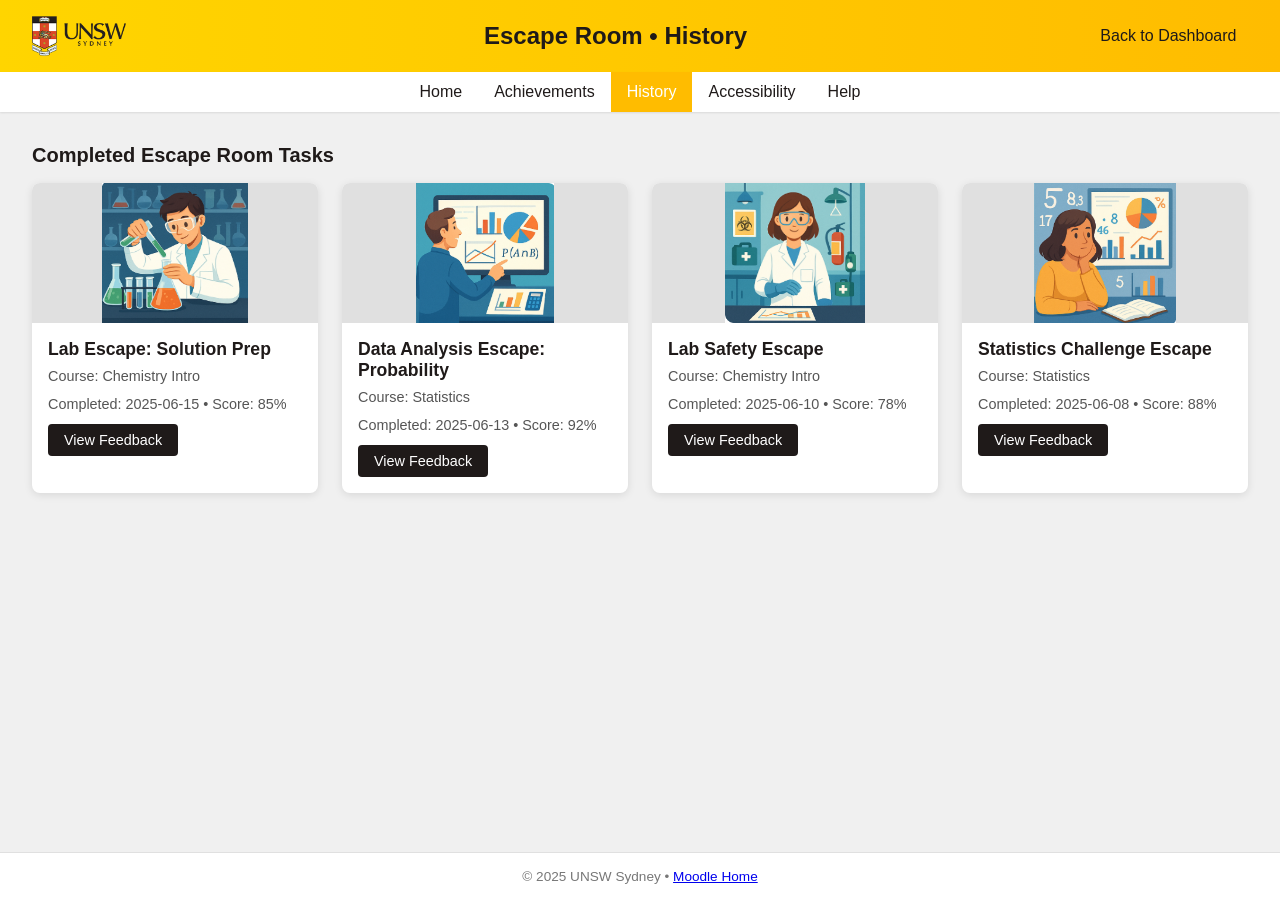
<file: student-history.html>
<!DOCTYPE html>
<html lang="en">
<head>
  <meta charset="UTF-8"/>
  <meta name="viewport" content="width=device-width, initial-scale=1.0"/>
  <title>Escape Room • History</title>
  <style>
    :root {
      --unsw-yellow: #ffd500;
      --unsw-yellow-dark: #ffbc00;
      --unsw-charcoal: #1f1a19;
      --card-bg: #ffffff;
      --gray-light: #f0f0f0;
      --gray-mid: #e0e0e0;
      --focus: #065fd4;
    }
    * { box-sizing:border-box; margin:0; padding:0; font-family:Arial,sans-serif; }
    body {
      display:flex; flex-direction:column; min-height:100vh;
      background:var(--gray-light); color:var(--unsw-charcoal);
    }
    header {
      background: linear-gradient(90deg, var(--unsw-yellow), var(--unsw-yellow-dark));
      padding:1rem 2rem;
      display:flex; align-items:center;
      box-shadow:0 2px 4px rgba(0,0,0,0.1);
    }
    header img {
      height:40px; margin-right:1rem;
    }
    header h1 {
      flex:1; font-size:1.5rem; font-weight:600; text-align:center;
      color:var(--unsw-charcoal);
    }
    header a {
      color:var(--unsw-charcoal); text-decoration:none; font-weight:500;
      padding:0.3rem 0.6rem; border:2px solid transparent;
      transition: border 0.2s;
    }
    header a:hover, header a:focus {
      border-color:var(--unsw-charcoal);
      outline:none;
    }
    nav {
      background:var(--card-bg);
      box-shadow:0 1px 2px rgba(0,0,0,0.1);
    }
    nav ul {
      display:flex; justify-content:center; list-style:none;
    }
    nav a {
      display:block; padding:0.7rem 1rem;
      color:var(--unsw-charcoal); text-decoration:none; font-weight:500;
      transition: background 0.2s;
    }
    nav a.active {
      background:var(--unsw-yellow-dark); color:#fff;
    }
    nav a:hover, nav a:focus {
      background:var(--unsw-yellow); color:var(--unsw-charcoal);
    }
    main {
      flex:1; padding:2rem;
    }
    .section-title {
      font-size:1.25rem; margin-bottom:1rem; font-weight:600;
    }
    .history-grid {
      display:grid;
      grid-template-columns:repeat(auto-fit, minmax(260px,1fr));
      gap:1.5rem;
    }
    .history-card {
      background:var(--card-bg);
      border-radius:8px;
      box-shadow:0 2px 8px rgba(0,0,0,0.1);
      overflow:hidden;
      display:flex; flex-direction:column;
    }
    .history-card img {
      width:100%; height:140px; object-fit:contain; background: var(--gray-mid);
    }
    .history-info {
      padding:1rem; flex:1;
    }
    .history-info h3 {
      margin-bottom:0.5rem; font-size:1.1rem; font-weight:600;
    }
    .history-info p {
      margin-bottom:0.75rem; font-size:0.9rem; color:#555;
    }
    .history-info a {
      display:inline-block; padding:0.5rem 1rem;
      background:var(--unsw-charcoal); color:#fff;
      text-decoration:none; border-radius:4px;
      font-size:0.9rem; transition: background 0.2s;
    }
    .history-info a:hover, .history-info a:focus {
      background:#000;
      outline:none;
    }
    footer {
      background:var(--card-bg);
      border-top:1px solid var(--gray-mid);
      text-align:center; padding:1rem;
      font-size:0.85rem; color:#777;
    }
  </style>
</head>
<body>
  <header>
    <img src="assets/logo.png" alt="UNSW Logo">
    <h1>Escape Room • History</h1>
    <a href="student-dashboard.html">Back to Dashboard</a>
  </header>

  <nav aria-label="Student Navigation">
    <ul>
      <li><a href="student-dashboard.html">Home</a></li>
      <li><a href="student-achievements.html">Achievements</a></li>
      <li><a href="student-history.html" class="active" aria-current="page">History</a></li>
      <li><a href="student-accessibility.html">Accessibility</a></li>
      <li><a href="student-help.html">Help</a></li>
    </ul>
  </nav>

  <main>
    <div class="section-title">Completed Escape Room Tasks</div>
    <div class="history-grid">
      <!-- Card 1 -->
      <div class="history-card">
        <img src="assets/task1.jpg" alt="Lab Escape: Solution Prep">
        <div class="history-info">
          <h3>Lab Escape: Solution Prep</h3>
          <p>Course: Chemistry Intro</p>
          <p>Completed: 2025-06-15 • Score: 85%</p>
          <a href="student-history-detail.html?task=1">View Feedback</a>
        </div>
      </div>
      <!-- Card 2 -->
      <div class="history-card">
        <img src="assets/task2.jpg" alt="Data Analysis Escape: Probability">
        <div class="history-info">
          <h3>Data Analysis Escape: Probability</h3>
          <p>Course: Statistics</p>
          <p>Completed: 2025-06-13 • Score: 92%</p>
          <a href="student-history-detail.html?task=2">View Feedback</a>
        </div>
      </div>
      <!-- Card 3 -->
      <div class="history-card">
        <img src="assets/task3.jpg" alt="Lab Safety Escape">
        <div class="history-info">
          <h3>Lab Safety Escape</h3>
          <p>Course: Chemistry Intro</p>
          <p>Completed: 2025-06-10 • Score: 78%</p>
          <a href="student-history-detail.html?task=3">View Feedback</a>
        </div>
      </div>
      <!-- Card 4 -->
      <div class="history-card">
        <img src="assets/task4.jpg" alt="Statistics Challenge Escape">
        <div class="history-info">
          <h3>Statistics Challenge Escape</h3>
          <p>Course: Statistics</p>
          <p>Completed: 2025-06-08 • Score: 88%</p>
          <a href="student-history-detail.html?task=4">View Feedback</a>
        </div>
      </div>
    </div>
  </main>

  <footer>
    &copy; 2025 UNSW Sydney • <a href="https://moodle.telt.unsw.edu.au">Moodle Home</a>
  </footer>
</body>
</html>
</file>
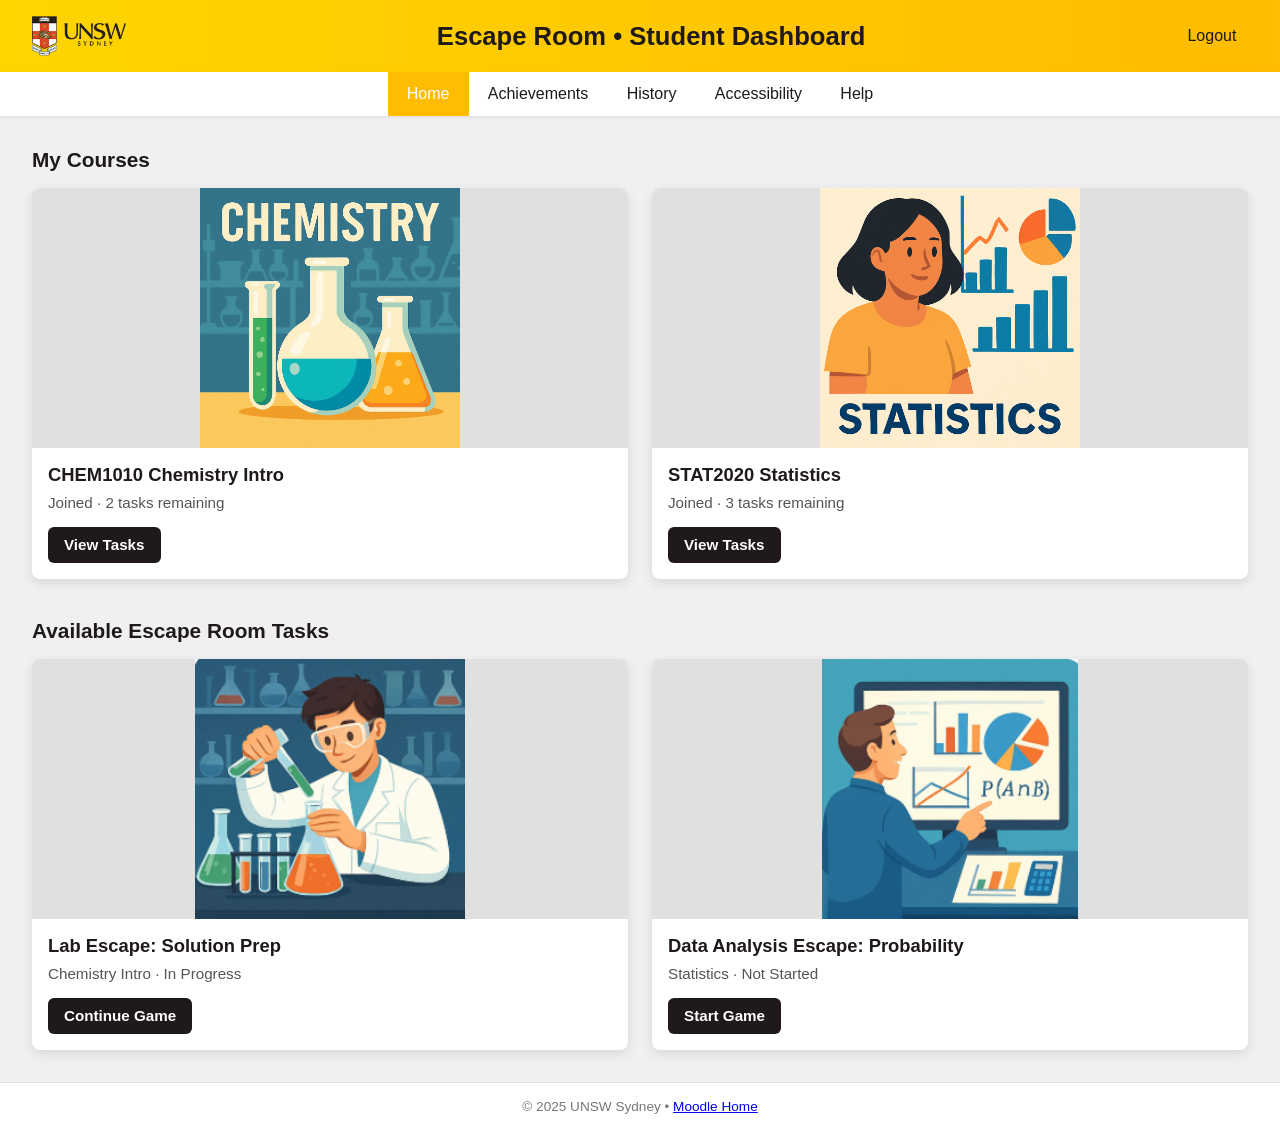
<file: students_dashboard.html>
<!DOCTYPE html>
<html lang="en">
<head>
  <meta charset="UTF-8" />
  <meta name="viewport" content="width=device-width, initial-scale=1.0"/>
  <title>Escape Room • Student Dashboard</title>
  <style>
    :root {
      --unsw-yellow: #ffd500;
      --unsw-yellow-dark: #ffbc00;
      --unsw-charcoal: #1f1a19;
      --card-bg: #ffffff;
      --gray-light: #f0f0f0;
      --gray-mid: #e0e0e0;
      --link-blue: #065fd4;
    }
    * { box-sizing: border-box; margin:0; padding:0; font-family:Arial,sans-serif; }
    body {
      min-height:100vh;
      display:flex; flex-direction:column;
      background:var(--gray-light);
      color:var(--unsw-charcoal);
    }
    header {
      background: linear-gradient(90deg, var(--unsw-yellow), var(--unsw-yellow-dark));
      padding:1rem 2rem; display:flex; align-items:center;
      box-shadow:0 3px 6px rgba(0,0,0,0.1);
    }
    header img { height:40px; }
    header h1 {
      flex:1; text-align:center; font-size:1.6rem; font-weight:600;
      color:var(--unsw-charcoal);
    }
    header a {
      color:var(--unsw-charcoal); text-decoration:none; font-weight:500;
      padding:0.3rem 0.6rem; border:2px solid transparent;
      transition:border 0.2s;
    }
    header a:hover, header a:focus {
      border-color:var(--unsw-charcoal);
      outline:none;
    }
    nav {
      background:var(--card-bg);
      box-shadow:0 1px 3px rgba(0,0,0,0.1);
    }
    nav ul {
      display:flex; list-style:none; justify-content:center;
    }
    nav a {
      display:block; padding:0.8rem 1.2rem;
      color:var(--unsw-charcoal); text-decoration:none; font-weight:500;
      transition:background 0.2s;
    }
    nav a.active {
      background:var(--unsw-yellow-dark); color:#fff;
    }
    nav a:hover, nav a:focus {
      background:var(--unsw-yellow); color:var(--unsw-charcoal);
    }
    main { flex:1; padding:2rem; }
    .section-title {
      font-size:1.3rem; margin-bottom:1rem; font-weight:600;
    }
    .card-grid {
      display:grid;
      grid-template-columns:repeat(auto-fit, minmax(260px,1fr));
      gap:1.5rem; justify-content:center;
    }
    .course-card, .task-card {
      background:var(--card-bg);
      border-radius:8px;
      box-shadow:0 4px 12px rgba(0,0,0,0.1);
      overflow:hidden; display:flex; flex-direction:column;
      transition:transform 0.2s, box-shadow 0.2s;
    }
    .course-card:hover, .task-card:hover,
    .course-card:focus-within, .task-card:focus-within {
      transform:translateY(-4px);
      box-shadow:0 8px 16px rgba(0,0,0,0.15);
    }
    /* ↓ 将下面这段替换掉原来的固定高度裁剪规则 ↓ */
    .course-card img,
    .task-card img {
      width: 100%;
      height: auto;          /* 高度自适应，按比例完整显示 */
      max-height: 260px;     /* 可选：限制最大高度 */
      object-fit: contain;   /* 整图等比缩放，留白区域显示背景 */
      background: var(--gray-mid);
    }
    /* ↑ 替换结束 ↑ */
    .info {
      padding:1rem; flex:1; display:flex; flex-direction:column;
    }
    .info h3 {
      font-size:1.15rem; font-weight:600; margin-bottom:0.5rem;
    }
    .info p {
      font-size:0.95rem; color:#555; margin-bottom:1rem; flex:1;
    }
    .btn {
      align-self:start;
      padding:0.6rem 1rem; font-size:0.95rem; font-weight:600;
      text-decoration:none; text-align:center;
      border-radius:6px; transition:background 0.2s,color 0.2s;
    }
    .btn-primary {
      background:var(--unsw-charcoal); color:#fff;
    }
    .btn-primary:hover, .btn-primary:focus {
      background:#000; color:#fff;
    }
    footer {
      text-align:center; padding:1rem; font-size:0.85rem;
      background:var(--card-bg); border-top:1px solid #ddd; color:#777;
    }
    @media (max-width:600px) {
      header h1 { font-size:1.3rem; }
      nav ul { flex-wrap:wrap; }
      .card-grid { grid-template-columns:1fr; }
    }
  </style>
</head>
<body>
  <header>
    <img src="assets/logo.png" alt="UNSW Logo">
    <h1>Escape Room • Student Dashboard</h1>
    <a href="index.html">Logout</a>
  </header>
  <nav>
    <ul>
      <li><a href="student-dashboard.html" class="active" aria-current="page">Home</a></li>
      <li><a href="student-achievements.html">Achievements</a></li>
      <li><a href="student-history.html">History</a></li>
      <li><a href="student-accessibility.html">Accessibility</a></li>
      <li><a href="student-help.html">Help</a></li>
    </ul>
  </nav>
  <main>
    <section>
      <div class="section-title">My Courses</div>
      <div class="card-grid">
        <div class="course-card" tabindex="0">
          <img src="assets/course-chem.jpg" alt="Chemistry Intro Course">
          <div class="info">
            <h3>CHEM1010 Chemistry Intro</h3>
            <p>Joined · 2 tasks remaining</p>
            <a href="student-tasks.html" class="btn btn-primary" role="button">View Tasks</a>
          </div>
        </div>
        <div class="course-card" tabindex="0">
          <img src="assets/course-stat.jpg" alt="Statistics Course">
          <div class="info">
            <h3>STAT2020 Statistics</h3>
            <p>Joined · 3 tasks remaining</p>
            <a href="student-tasks.html" class="btn btn-primary" role="button">View Tasks</a>
          </div>
        </div>
      </div>
    </section>
    <section style="margin-top:2.5rem">
      <div class="section-title">Available Escape Room Tasks</div>
      <div class="card-grid">
        <div class="task-card" tabindex="0">
          <img src="assets/task1.jpg" alt="Lab Escape: Solution Prep">
          <div class="info">
            <h3>Lab Escape: Solution Prep</h3>
            <p>Chemistry Intro · In Progress</p>
            <a href="student-play.html" class="btn btn-primary" role="button">Continue Game</a>
          </div>
        </div>
        <div class="task-card" tabindex="0">
          <img src="assets/task2.jpg" alt="Data Analysis Escape: Probability Puzzle">
          <div class="info">
            <h3>Data Analysis Escape: Probability</h3>
            <p>Statistics · Not Started</p>
            <a href="student-play.html" class="btn btn-primary" role="button">Start Game</a>
          </div>
        </div>
      </div>
    </section>
  </main>
  <footer>
    &copy; 2025 UNSW Sydney • <a href="https://moodle.telt.unsw.edu.au">Moodle Home</a>
  </footer>
</body>
</html>
</file>
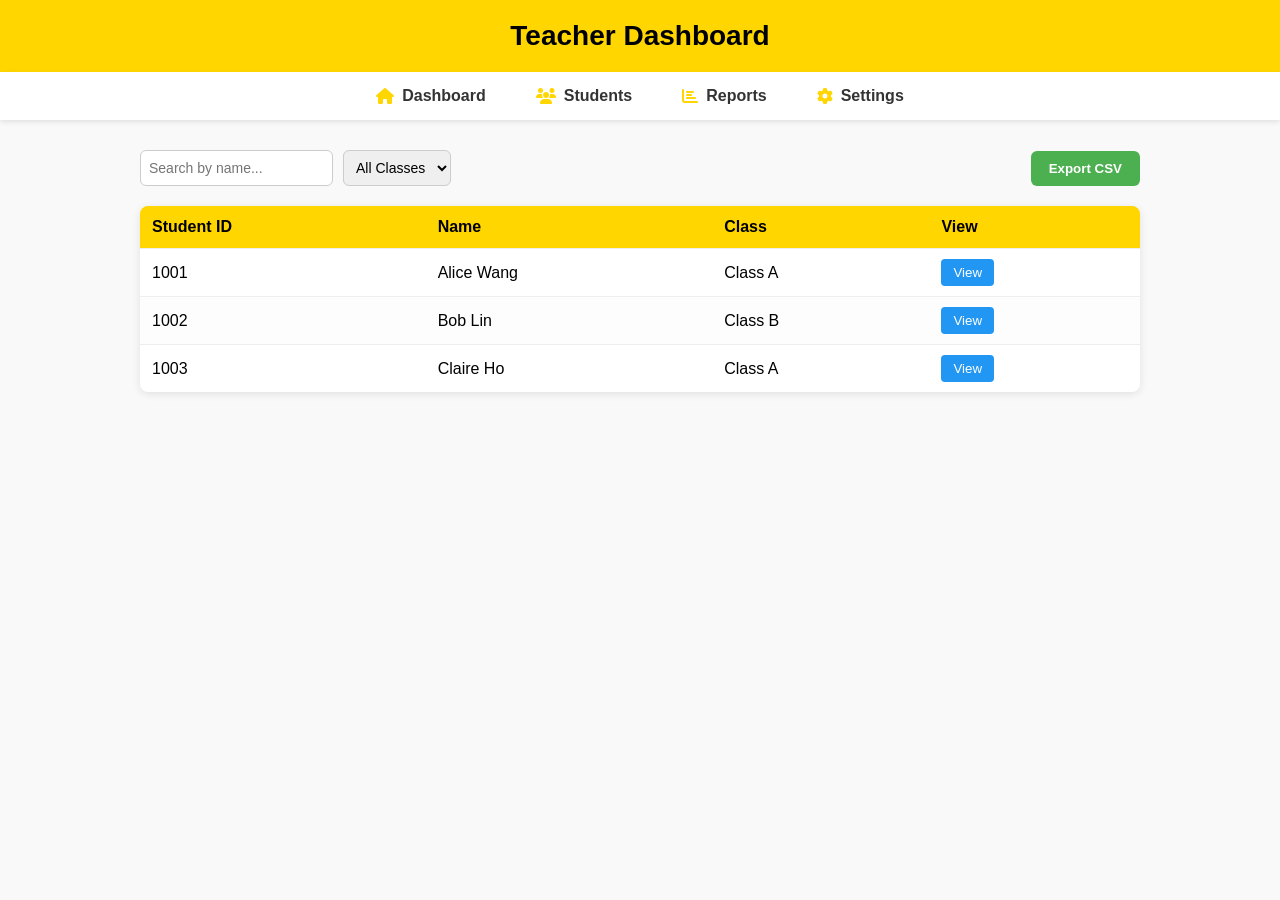
<file: TD_students.html>
<!DOCTYPE html>
<html lang="en">
<head>
  <meta charset="UTF-8" />
  <title>Student List - Escape Room</title>
  <link
    rel="stylesheet"
    href="https://cdnjs.cloudflare.com/ajax/libs/font-awesome/6.4.0/css/all.min.css"
  />
  <style>
    body {
      margin: 0;
      font-family: 'Segoe UI', sans-serif;
      background: #f9f9f9;
    }

    .top-header {
      background-color: #FFD600;
      padding: 20px;
      font-size: 28px;
      font-weight: bold;
      text-align: center;
      box-shadow: 0 2px 8px rgba(0,0,0,0.1);
    }

    .nav {
      display: flex;
      justify-content: center;
      background-color: #fff;
      box-shadow: 0 2px 5px rgba(0,0,0,0.1);
    }

    .nav-item {
      padding: 15px 25px;
      font-size: 16px;
      font-weight: bold;
      color: #333;
      cursor: pointer;
      display: flex;
      align-items: center;
      transition: background 0.3s;
    }

    .nav-item i {
      margin-right: 8px;
      color: #FFD600;
    }

    .nav-item:hover {
      background-color: #fff7c2;
    }

    .content-wrapper {
      max-width: 1000px;
      margin: 0 auto;
      padding: 30px 20px;
    }

    .top-bar {
      display: flex;
      justify-content: space-between;
      align-items: center;
      flex-wrap: wrap;
      margin-bottom: 20px;
    }

    .search-filter {
      display: flex;
      gap: 10px;
      flex-wrap: wrap;
    }

    .search-filter input,
    .search-filter select {
      padding: 8px;
      border-radius: 6px;
      border: 1px solid #ccc;
      font-size: 14px;
    }

    .export-btn {
      padding: 10px 18px;
      background-color: #4CAF50;
      color: white;
      border: none;
      border-radius: 6px;
      font-weight: bold;
      cursor: pointer;
    }

    .export-btn:hover {
      background-color: #45A049;
    }

    table {
      width: 100%;
      border-collapse: collapse;
      background: white;
      box-shadow: 0 2px 8px rgba(0,0,0,0.1);
      border-radius: 8px;
      overflow: hidden;
    }

    th {
      background: #FFD600;
      padding: 12px;
      text-align: left;
    }

    td {
      padding: 10px 12px;
      border-top: 1px solid #eee;
    }

    tr:nth-child(even) {
      background: #fdfdfd;
    }

    .view-btn {
      background-color: #2196F3;
      color: white;
      border: none;
      padding: 6px 12px;
      border-radius: 4px;
      cursor: pointer;
    }

    .view-btn:hover {
      background-color: #1976D2;
    }
  </style>
</head>
<body>

  <div class="top-header">Teacher Dashboard</div>

  <div class="nav">
    <div class="nav-item"><i class="fas fa-home"></i> Dashboard</div>
    <div class="nav-item"><i class="fas fa-users"></i> Students</div>
    <div class="nav-item"><i class="fas fa-chart-bar"></i> Reports</div>
    <div class="nav-item"><i class="fas fa-cog"></i> Settings</div>
  </div>

  <div class="content-wrapper">
    <div class="top-bar">
      <div class="search-filter">
        <input type="text" id="searchName" placeholder="Search by name..." onkeyup="filterTable()">
        <select id="classFilter" onchange="filterTable()">
          <option value="">All Classes</option>
          <option value="Class A">Class A</option>
          <option value="Class B">Class B</option>
          <option value="Class C">Class C</option>
        </select>
      </div>
      <button class="export-btn" onclick="exportCSV()">Export CSV</button>
    </div>

    <table id="studentTable">
      <thead>
        <tr>
          <th>Student ID</th>
          <th>Name</th>
          <th>Class</th>
          <th>View</th>
        </tr>
      </thead>
      <tbody>
        <tr>
          <td>1001</td>
          <td>Alice Wang</td>
          <td>Class A</td>
          <td><button class="view-btn" onclick="viewStudent('1001')">View</button></td>
        </tr>
        <tr>
          <td>1002</td>
          <td>Bob Lin</td>
          <td>Class B</td>
          <td><button class="view-btn" onclick="viewStudent('1002')">View</button></td>
        </tr>
        <tr>
          <td>1003</td>
          <td>Claire Ho</td>
          <td>Class A</td>
          <td><button class="view-btn" onclick="viewStudent('1003')">View</button></td>
        </tr>
      </tbody>
    </table>
  </div>

  <script>
    function viewStudent(id) {
      alert("Redirect to Student " + id + "'s detail page");
      // window.location.href = 'student-detail.html?id=' + id;
    }

    function filterTable() {
      const nameInput = document.getElementById("searchName").value.toLowerCase();
      const classFilter = document.getElementById("classFilter").value;

      const rows = document.querySelectorAll("#studentTable tbody tr");
      rows.forEach(row => {
        const name = row.cells[1].textContent.toLowerCase();
        const cls = row.cells[2].textContent;

        const nameMatch = name.includes(nameInput);
        const classMatch = !classFilter || cls === classFilter;

        row.style.display = nameMatch && classMatch ? "" : "none";
      });
    }

    function exportCSV() {
      let csv = "Student ID,Name,Class\n";
      const rows = document.querySelectorAll("#studentTable tbody tr");
      rows.forEach(row => {
        if (row.style.display !== "none") {
          const cells = row.querySelectorAll("td");
          csv += [cells[0].textContent, cells[1].textContent, cells[2].textContent].join(",") + "\n";
        }
      });

      const blob = new Blob([csv], { type: "text/csv" });
      const url = window.URL.createObjectURL(blob);
      const a = document.createElement("a");
      a.setAttribute("href", url);
      a.setAttribute("download", "student_list.csv");
      a.click();
    }
  </script>

</body>
</html>
</file>
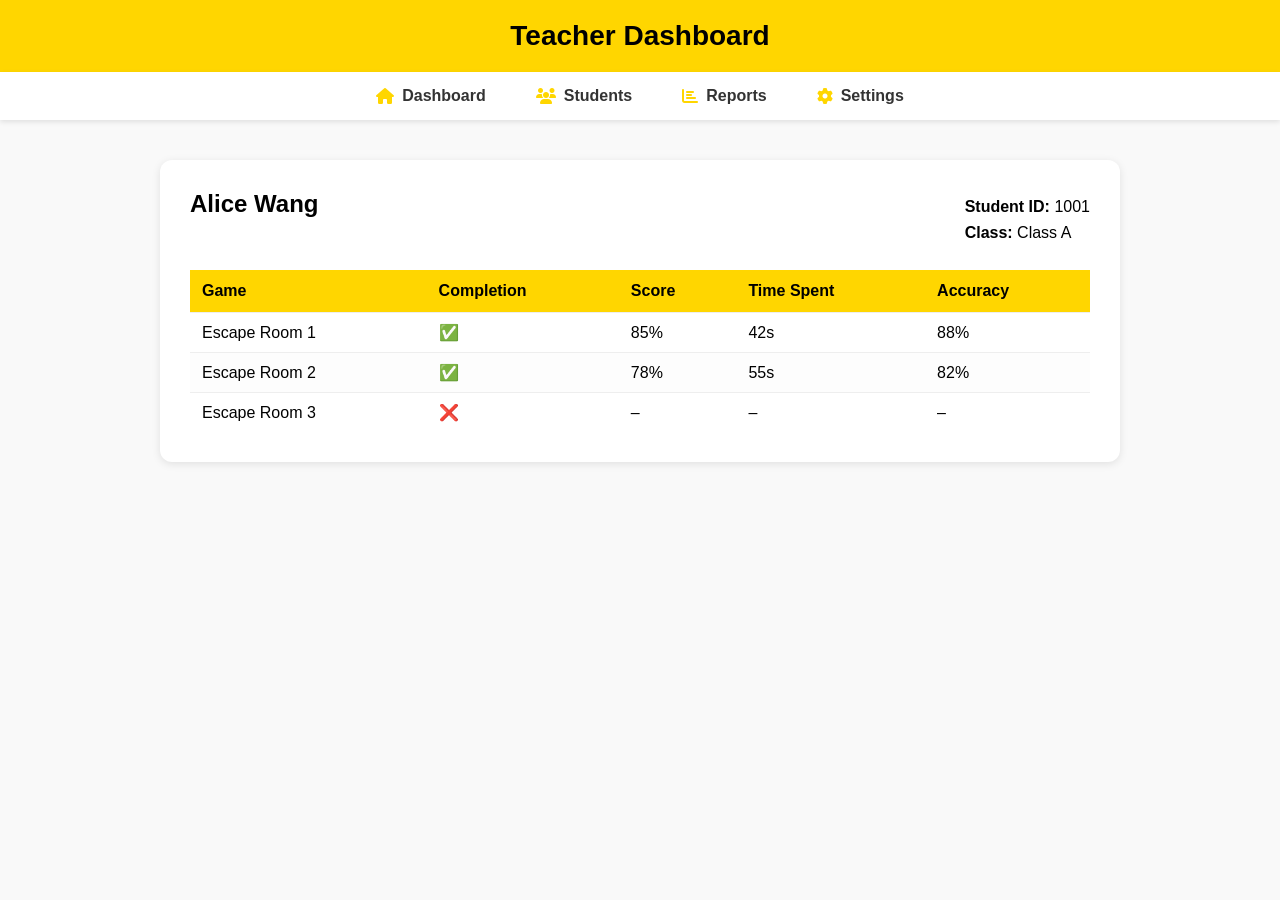
<file: TD_students_view.html>
<!DOCTYPE html>
<html lang="en">
<head>
  <meta charset="UTF-8" />
  <title>Student Profile - Alice Wang</title>
  <link rel="stylesheet" href="https://cdnjs.cloudflare.com/ajax/libs/font-awesome/6.4.0/css/all.min.css">
  <style>
    body {
      margin: 0;
      font-family: 'Segoe UI', sans-serif;
      background: #f9f9f9;
    }

    .top-header {
      background-color: #FFD600;
      padding: 20px;
      font-size: 28px;
      font-weight: bold;
      text-align: center;
      box-shadow: 0 2px 8px rgba(0,0,0,0.1);
    }

    .nav {
      display: flex;
      justify-content: center;
      background-color: #fff;
      box-shadow: 0 2px 5px rgba(0,0,0,0.1);
    }

    .nav-item {
      padding: 15px 25px;
      font-size: 16px;
      font-weight: bold;
      color: #333;
      cursor: pointer;
      display: flex;
      align-items: center;
      transition: background 0.3s;
    }

    .nav-item i {
      margin-right: 8px;
      color: #FFD600;
    }

    .nav-item:hover {
      background-color: #fff7c2;
    }

    .profile-section {
      max-width: 900px;
      margin: 40px auto;
      background: white;
      border-radius: 12px;
      padding: 30px;
      box-shadow: 0 2px 8px rgba(0,0,0,0.1);
    }

    .profile-header {
      display: flex;
      justify-content: space-between;
      flex-wrap: wrap;
      margin-bottom: 20px;
    }

    .profile-header h2 {
      margin: 0;
    }

    .info-box {
      font-size: 16px;
      margin: 8px 0;
    }

    table {
      width: 100%;
      margin-top: 20px;
      border-collapse: collapse;
    }

    th {
      background: #FFD600;
      padding: 12px;
      text-align: left;
    }

    td {
      padding: 10px 12px;
      border-top: 1px solid #eee;
    }

    tr:nth-child(even) {
      background: #fdfdfd;
    }
  </style>
</head>
<body>

  <div class="top-header">Teacher Dashboard</div>

  <div class="nav">
    <div class="nav-item"><i class="fas fa-home"></i> Dashboard</div>
    <div class="nav-item"><i class="fas fa-users"></i> Students</div>
    <div class="nav-item"><i class="fas fa-chart-bar"></i> Reports</div>
    <div class="nav-item"><i class="fas fa-cog"></i> Settings</div>
  </div>

  <div class="profile-section">
    <div class="profile-header">
      <h2>Alice Wang</h2>
      <div>
        <div class="info-box"><strong>Student ID:</strong> 1001</div>
        <div class="info-box"><strong>Class:</strong> Class A</div>
      </div>
    </div>

    <table>
      <thead>
        <tr>
          <th>Game</th>
          <th>Completion</th>
          <th>Score</th>
          <th>Time Spent</th>
          <th>Accuracy</th>
        </tr>
      </thead>
      <tbody>
        <tr>
          <td>Escape Room 1</td>
          <td>✅</td>
          <td>85%</td>
          <td>42s</td>
          <td>88%</td>
        </tr>
        <tr>
          <td>Escape Room 2</td>
          <td>✅</td>
          <td>78%</td>
          <td>55s</td>
          <td>82%</td>
        </tr>
        <tr>
          <td>Escape Room 3</td>
          <td>❌</td>
          <td>–</td>
          <td>–</td>
          <td>–</td>
        </tr>
      </tbody>
    </table>
  </div>

</body>
</html>
</file>
<file: ER/style.css>
/* ──────────────────────────────── COLORS ─────────────────────────────── */
:root {
  --unsw-yellow: #ffe600;
  --unsw-charcoal: #231f20;
  --sidebar-width: 240px;
  --toolbar-width: 280px;
}

/* ────────────────────────────── RESET ───────────────────────────────── */
* {
  box-sizing: border-box;
  margin: 0;
  padding: 0;
  font-family: Arial, Helvetica, sans-serif;
}

html,
body {
  margin: 0;
  padding: 0;
  height: 100%;
  background: #fff;
  color: var(--unsw-charcoal);
  /* padding-top: 35px; */
}

a {
  color: inherit;
  text-decoration: none;
}

.hidden {
  display: none;
}

/* ───────────────────────────── TOPBAR ───────────────────────────────── */
.topbar {
  position: fixed;
  top: 0;
  left: 0;
  right: 0;
  height: 60px;
  background: var(--unsw-yellow);
  display: flex;
  align-items: center;
  padding: 0 1rem;
  font-weight: 700;
  color: var(--unsw-charcoal);
  gap: 1rem;
  z-index: 1000;
}

.topbar a {
  margin-left: auto;
  font-weight: 600;
  text-decoration: none;
}

/* ───────────────────────────── LAYOUT ───────────────────────────────── */
.layout {
  display: flex;
  height: calc(100% - 56px);
  margin-top: 60px;
}

/* ───────────────────────────── SIDEBAR ─────────────────────────────── */
.thumb {
  width: 100%;
  height: 100px;
  margin-bottom: 10px;
  cursor: pointer;
  border: 2px solid transparent;
  border-radius: 4px;
  box-shadow: 0 1px 3px rgba(0, 0, 0, 0.1);
}

.thumb.active,
.thumb:hover {
  border-color: var(--unsw-yellow);
}

.thumb-preview {
  width: 100%;
  height: 100%;
  background: #f9f9f9;
  border-radius: 2px;
  overflow: hidden;
  transform: scale(0.2);
  transform-origin: top left;
}

.sidebar {
  width: var(--sidebar-width);
  background: #fff;
  padding: 8px;
  overflow-y: auto;
  display: flex;
  flex-direction: column;
  justify-content: space-between;
}

#thumbs {
  flex: 1;
}

.add-slide-btn {
  width: 100%;
  padding: 10px;
  font-size: 1.5rem;
  background: var(--unsw-yellow);
  color: var(--unsw-charcoal);
  border: none;
  border-radius: 4px;
  cursor: pointer;
  margin-top: 10px;
}

.add-slide-btn:hover {
  background: #e6cf00;
}

/* ─────────────────────────── WHITEBOARD ────────────────────────────── */
.whiteboard-wrapper {
  flex: 1;
  display: flex;
  justify-content: center;
  align-items: center;
  position: relative;
  padding: 24px;
}

.whiteboard {
  width: 95%;
  height: 85%;
  min-height: 300px;
  min-width: 450px;
  border: 3px dashed var(--unsw-yellow);
  border-radius: 6px;
  padding: 2rem;
  background: var(--wb-bg, #fff);
  color: var(--wb-color, #000);
  overflow: auto;
}

/* ─────────────────────────── CONTROLS ──────────────────────────────── */
.controls {
  position: absolute;
  bottom: 24px;
  left: 50%;
  transform: translateX(-50%);
  display: flex;
  gap: 1rem;
}

button {
  padding: 0.5rem 0.8rem;
  border: none;
  border-radius: 4px;
  background: var(--unsw-yellow);
  color: var(--unsw-charcoal);
  font-weight: 700;
  cursor: pointer;
}

button:hover {
  background: #e6cf00;
}

/* ─────────────────────────── TOOLBAR ───────────────────────────────── */
.toolbar {
  width: var(--toolbar-width);
  background: #fff;
  border-left: 4px solid var(--unsw-yellow);
  padding: 1rem;
  overflow-y: auto;
  height: 100vh;
}

.toolbar h2 {
  margin-bottom: 1rem;
  font-size: 1.1rem;
  font-weight: 700;
}

label {
  display: block;
  font-size: 0.9rem;
  margin-top: 1rem;
}

input,
textarea,
select {
  width: 100%;
  padding: 0.4rem;
  margin-top: 0.4rem;
  border: 1px solid #ccc;
  border-radius: 4px;
}

/* ─────────────────────────── FEEDBACK POPUP ────────────────────────── */
.feedback-popup {
  position: absolute;
  top: 60%;
  left: 50%;
  transform: translate(-50%, -50%);
  background: var(--unsw-yellow);
  border: 2px solid var(--unsw-charcoal);
  border-radius: 6px;
  padding: 1rem 1.5rem;
  z-index: 200;
  text-align: center;
  min-width: 200px;
}

.feedback-popup p {
  margin-bottom: 0.8rem;
  font-weight: 700;
}

/* ─────────────────────────── MODAL (Optional) ───────────────────────── */
.modal {
  position: fixed;
  inset: 0;
  background: rgba(0, 0, 0, 0.55);
  display: flex;
  justify-content: center;
  align-items: center;
  z-index: 1500;
}

.modal.hidden {
  display: none;
}

.modal-card {
  width: min(620px, 90%);
  max-height: 85vh;
  background: #fff;
  border-radius: 8px;
  border-top: 8px solid var(--unsw-yellow);
  padding: 1.5rem;
  overflow: auto;
}

.modal-card h3 {
  margin-bottom: 0.9rem;
  font-size: 1.25rem;
  font-weight: 700;
}

.modal textarea {
  width: 100%;
  min-height: 90px;
  margin-bottom: 0.6rem;
}
</file>
